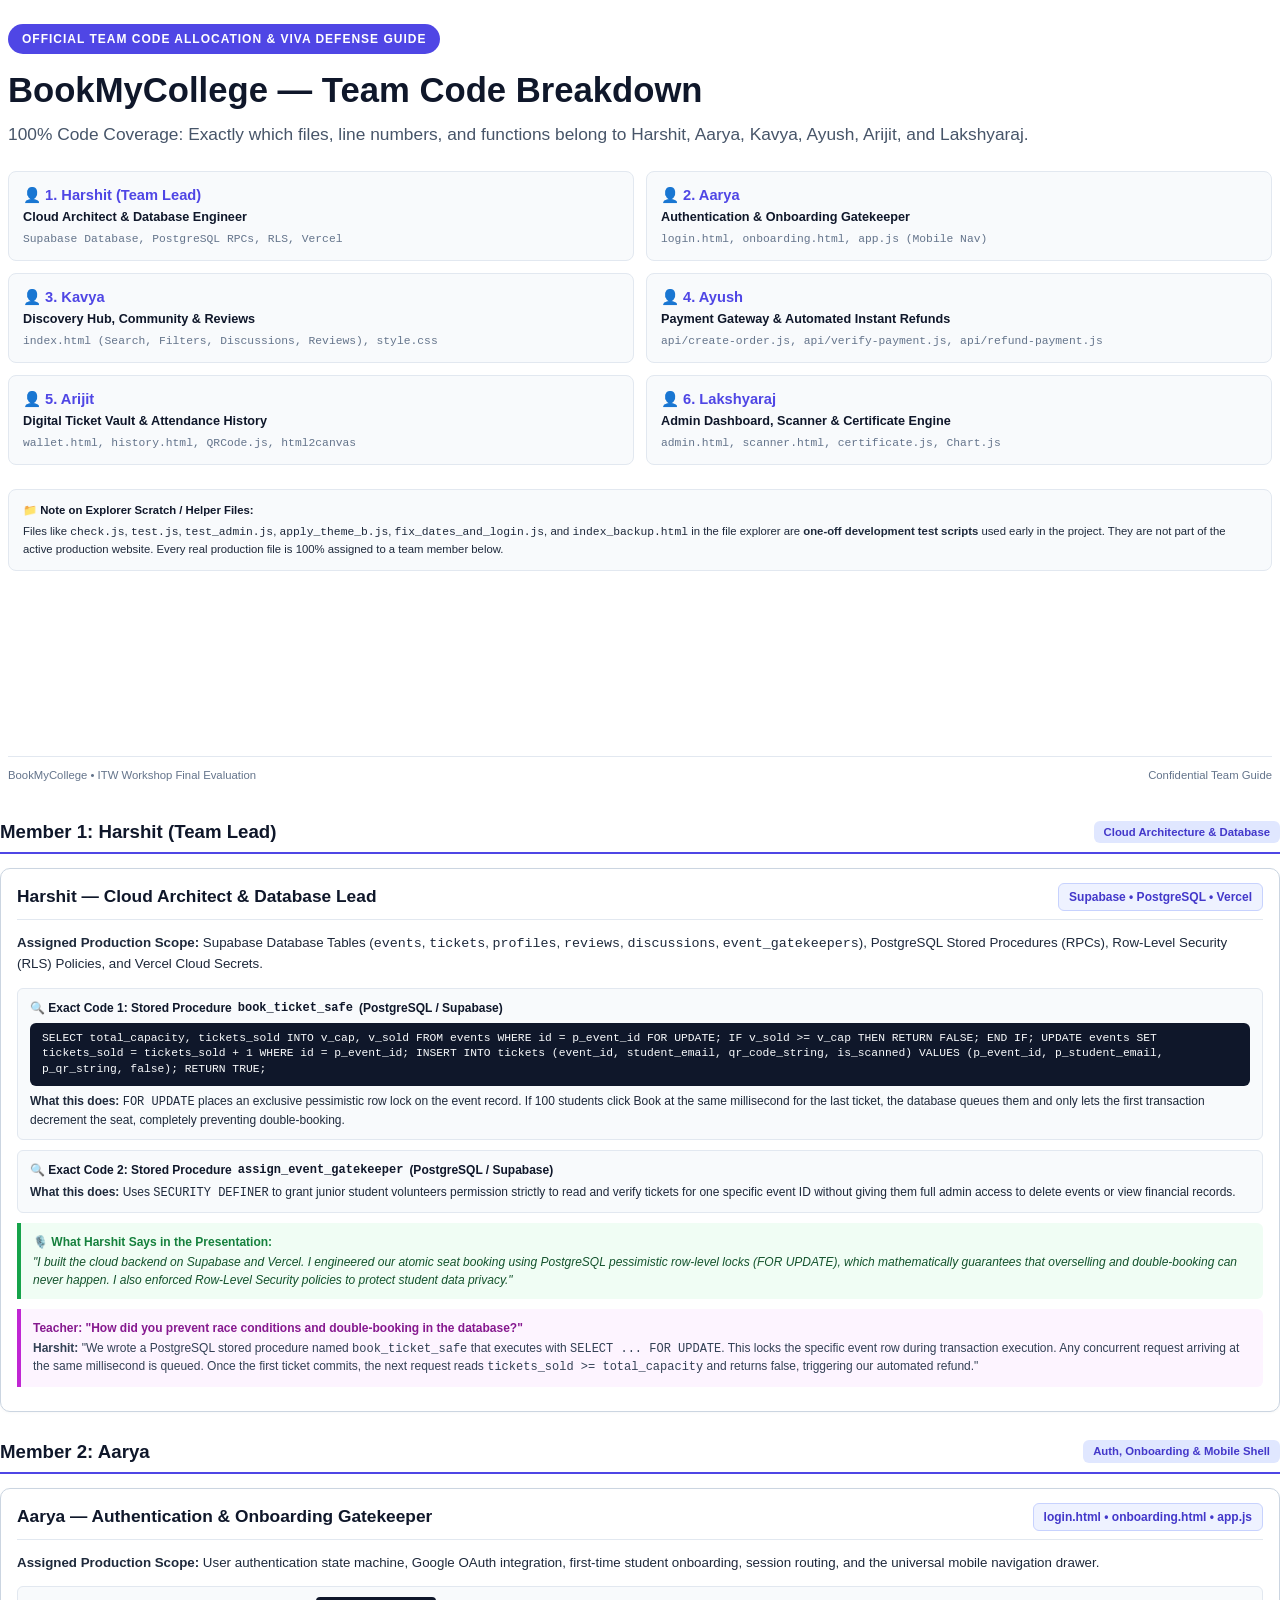
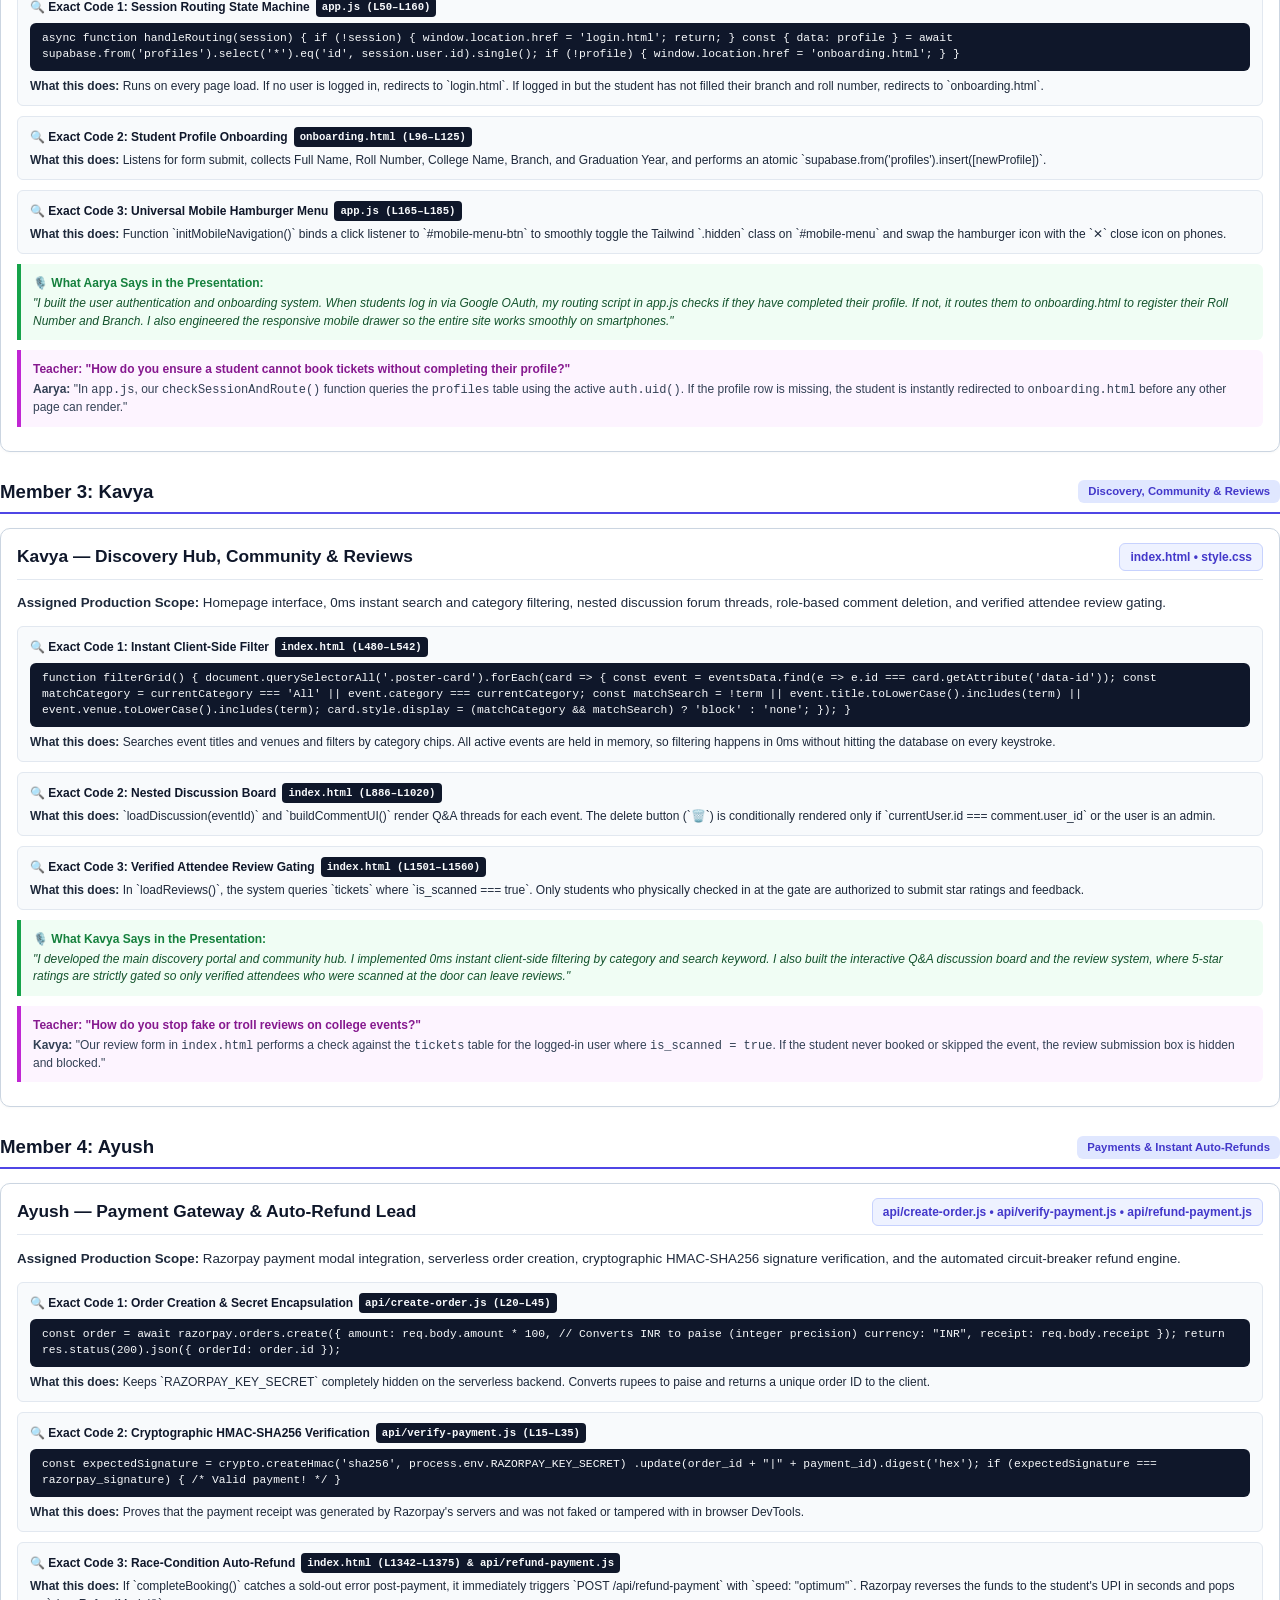
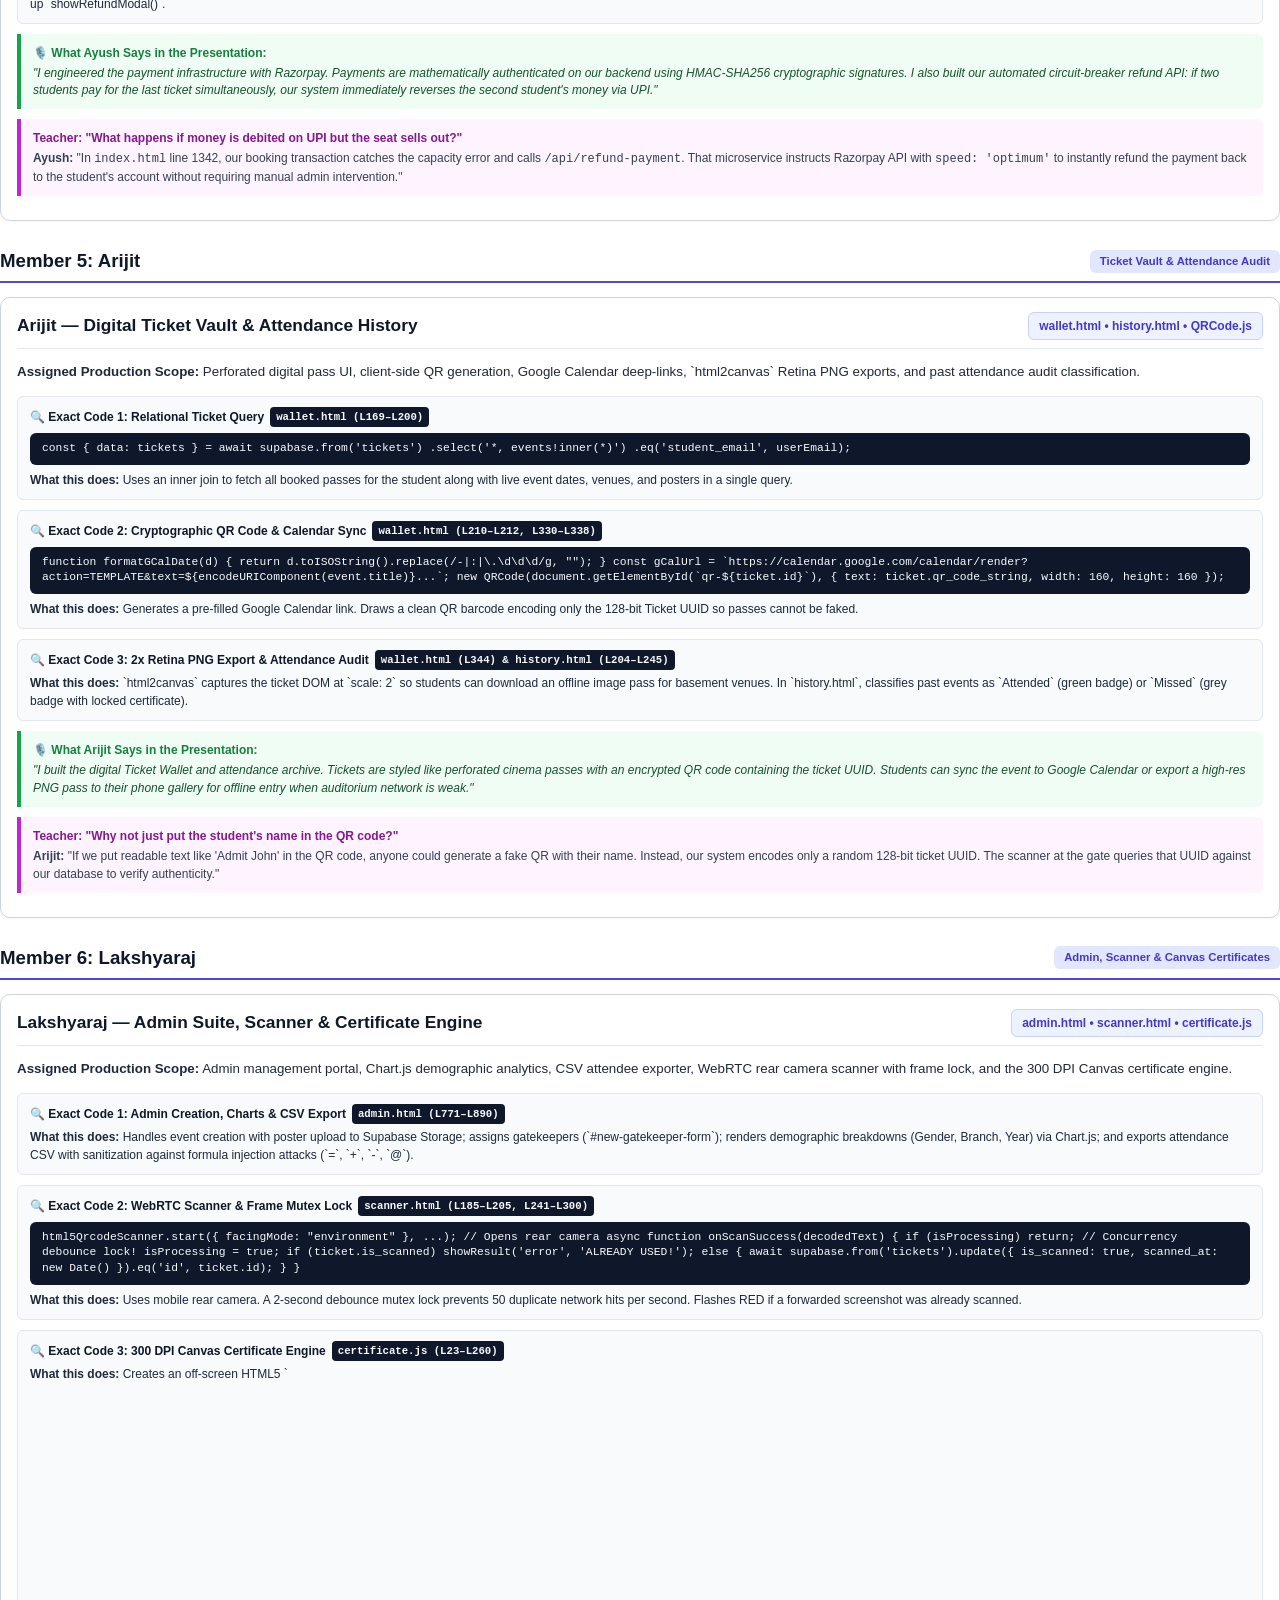
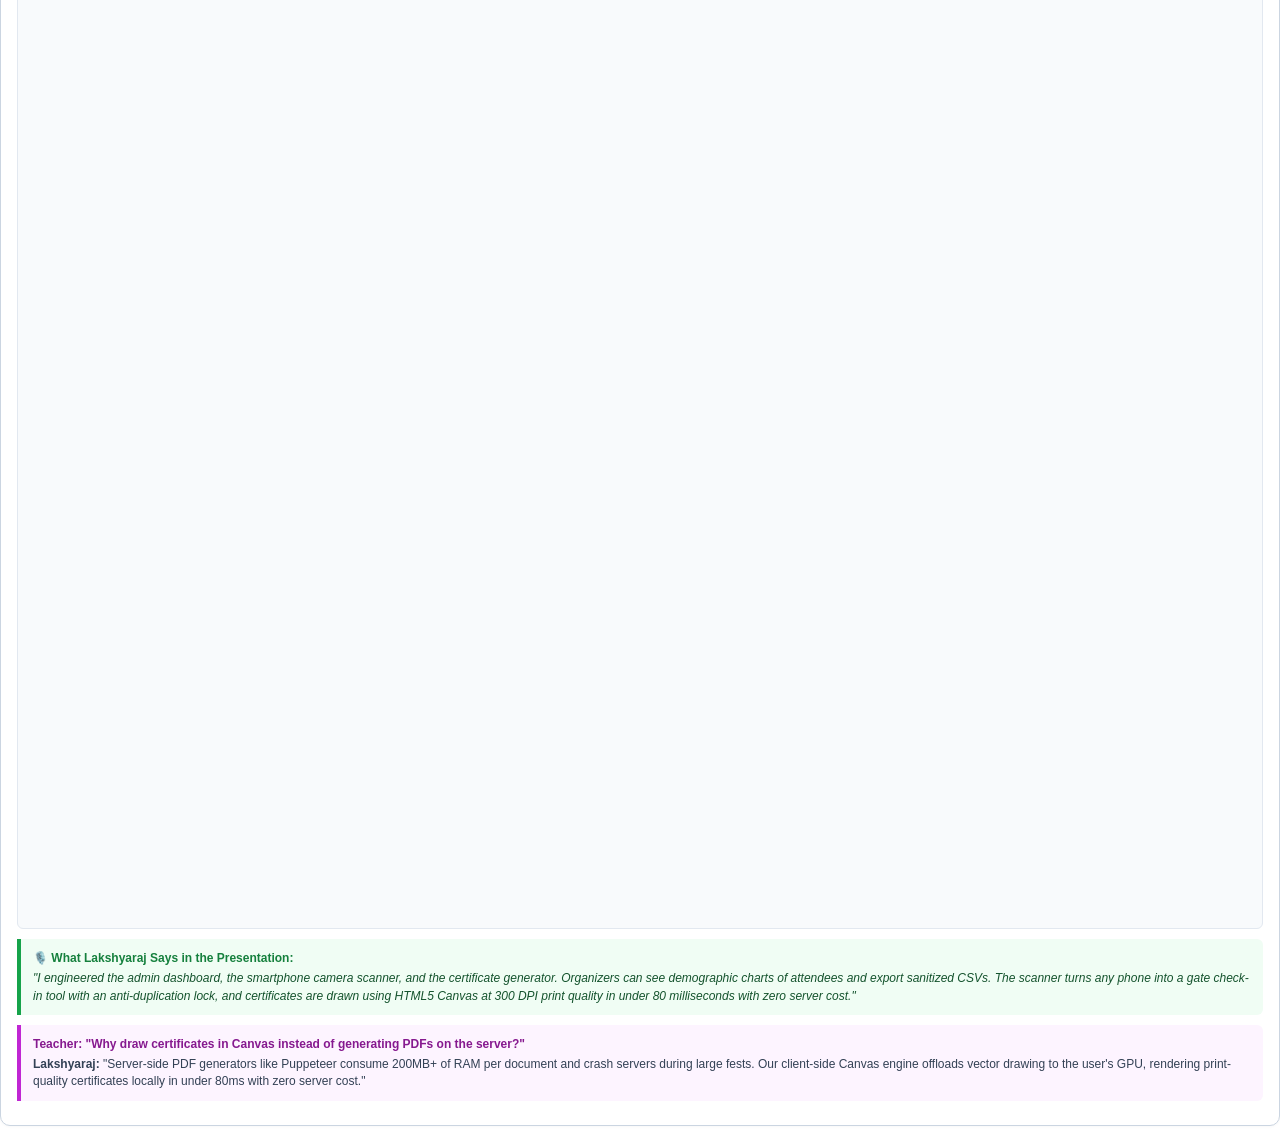
<file: BOOKMYCOLLEGE_TEAM_CODE_GUIDE.html>
<!DOCTYPE html>
<html lang="en">
<head>
  <meta charset="UTF-8">
  <title>BookMyCollege — Complete Team Code & Viva Guide</title>
  <style>
    @page {
      size: A4;
      margin: 14mm 14mm 14mm 14mm;
    }
    
    * {
      box-sizing: border-box;
      -webkit-print-color-adjust: exact !important;
      print-color-adjust: exact !important;
    }

    body {
      font-family: -apple-system, BlinkMacSystemFont, "Segoe UI", Roboto, "Helvetica Neue", Arial, sans-serif;
      font-size: 10pt;
      line-height: 1.5;
      color: #1e293b;
      background-color: #ffffff;
      margin: 0;
      padding: 0;
    }

    .cover-page {
      padding: 24px 8px 8px 8px;
      page-break-after: always;
      display: flex;
      flex-direction: column;
      justify-content: space-between;
      min-height: 88vh;
    }

    .cover-badge {
      display: inline-block;
      background: #4f46e5;
      color: #ffffff;
      padding: 6px 14px;
      font-size: 9pt;
      font-weight: 700;
      text-transform: uppercase;
      letter-spacing: 1px;
      border-radius: 9999px;
      margin-bottom: 16px;
    }

    .cover-title {
      font-size: 26pt;
      font-weight: 800;
      line-height: 1.2;
      color: #0f172a;
      margin: 0 0 10px 0;
    }

    .cover-subtitle {
      font-size: 13pt;
      color: #475569;
      margin: 0 0 24px 0;
      line-height: 1.45;
    }

    .team-grid {
      display: grid;
      grid-template-columns: 1fr 1fr;
      gap: 12px;
      margin-bottom: 24px;
    }

    .team-card {
      background: #f8fafc;
      border: 1px solid #e2e8f0;
      border-radius: 8px;
      padding: 12px 14px;
    }

    .team-name {
      font-weight: 800;
      font-size: 11pt;
      color: #4f46e5;
      display: flex;
      align-items: center;
      gap: 6px;
      margin-bottom: 2px;
    }

    .team-role {
      font-size: 9.5pt;
      font-weight: 700;
      color: #0f172a;
      margin-bottom: 4px;
    }

    .team-files {
      font-size: 8.5pt;
      color: #64748b;
      font-family: "Courier New", Courier, monospace;
    }

    .section-header {
      border-bottom: 2px solid #4f46e5;
      padding-bottom: 6px;
      margin-top: 26px;
      margin-bottom: 14px;
      display: flex;
      align-items: center;
      justify-content: space-between;
      page-break-after: avoid;
    }

    .section-title {
      font-size: 14pt;
      font-weight: 800;
      color: #0f172a;
      margin: 0;
    }

    .section-badge {
      background: #e0e7ff;
      color: #4338ca;
      font-size: 8.5pt;
      font-weight: 700;
      padding: 3px 10px;
      border-radius: 6px;
    }

    .member-block {
      background: #ffffff;
      border: 1px solid #cbd5e1;
      border-radius: 10px;
      padding: 14px 16px;
      margin-bottom: 18px;
      page-break-inside: avoid;
      box-shadow: 0 1px 3px rgba(0,0,0,0.03);
    }

    .member-header {
      display: flex;
      align-items: center;
      justify-content: space-between;
      border-bottom: 1px solid #e2e8f0;
      padding-bottom: 8px;
      margin-bottom: 12px;
    }

    .member-name-title {
      font-size: 13pt;
      font-weight: 800;
      color: #0f172a;
      margin: 0;
    }

    .member-role-pill {
      background: #eef2ff;
      color: #4338ca;
      font-size: 9pt;
      font-weight: 700;
      padding: 4px 10px;
      border-radius: 6px;
      border: 1px solid #c7d2fe;
    }

    .code-ref-box {
      background: #f8fafc;
      border: 1px solid #e2e8f0;
      border-radius: 6px;
      padding: 10px 12px;
      margin: 10px 0;
      font-size: 9pt;
    }

    .code-ref-title {
      font-weight: 700;
      color: #0f172a;
      margin-bottom: 4px;
      display: flex;
      align-items: center;
      gap: 6px;
    }

    .file-tag {
      background: #0f172a;
      color: #f8fafc;
      font-family: "Courier New", Courier, monospace;
      font-size: 8pt;
      padding: 2px 6px;
      border-radius: 4px;
      font-weight: 600;
    }

    .viva-box {
      background: #fdf4ff;
      border-left: 4px solid #c026d3;
      border-radius: 0 6px 6px 0;
      padding: 10px 12px;
      margin: 10px 0;
      font-size: 9pt;
    }

    .viva-q {
      font-weight: 700;
      color: #86198f;
      margin-bottom: 3px;
    }

    .viva-a {
      color: #334155;
      line-height: 1.45;
    }

    .speech-box {
      background: #f0fdf4;
      border-left: 4px solid #16a34a;
      border-radius: 0 6px 6px 0;
      padding: 10px 12px;
      margin: 10px 0;
      font-size: 9pt;
    }

    .speech-title {
      font-weight: 700;
      color: #15803d;
      margin-bottom: 3px;
    }

    .speech-text {
      color: #14532d;
      font-style: italic;
      line-height: 1.45;
    }

    .code-snippet {
      background: #0f172a;
      color: #f8fafc;
      font-family: "Courier New", Courier, monospace;
      font-size: 8.5pt;
      padding: 8px 12px;
      border-radius: 6px;
      margin: 6px 0;
      line-height: 1.4;
      overflow-x: auto;
    }

    table {
      width: 100%;
      border-collapse: collapse;
      margin: 12px 0;
      font-size: 9pt;
      page-break-inside: avoid;
    }

    th, td {
      border: 1px solid #cbd5e1;
      padding: 6px 8px;
      text-align: left;
    }

    th {
      background: #f1f5f9;
      font-weight: 700;
      color: #0f172a;
    }

    tr:nth-child(even) td {
      background: #f8fafc;
    }

    .page-break {
      page-break-after: always;
    }
  </style>
</head>
<body>

  <!-- ==================== COVER PAGE ==================== -->
  <div class="cover-page">
    <div>
      <span class="cover-badge">Official Team Code Allocation & Viva Defense Guide</span>
      <h1 class="cover-title">BookMyCollege — Team Code Breakdown</h1>
      <p class="cover-subtitle">
        100% Code Coverage: Exactly which files, line numbers, and functions belong to Harshit, Aarya, Kavya, Ayush, Arijit, and Lakshyaraj.
      </p>

      <div class="team-grid">
        <div class="team-card">
          <div class="team-name">👤 1. Harshit (Team Lead)</div>
          <div class="team-role">Cloud Architect & Database Engineer</div>
          <div class="team-files">Supabase Database, PostgreSQL RPCs, RLS, Vercel</div>
        </div>

        <div class="team-card">
          <div class="team-name">👤 2. Aarya</div>
          <div class="team-role">Authentication & Onboarding Gatekeeper</div>
          <div class="team-files">login.html, onboarding.html, app.js (Mobile Nav)</div>
        </div>

        <div class="team-card">
          <div class="team-name">👤 3. Kavya</div>
          <div class="team-role">Discovery Hub, Community & Reviews</div>
          <div class="team-files">index.html (Search, Filters, Discussions, Reviews), style.css</div>
        </div>

        <div class="team-card">
          <div class="team-name">👤 4. Ayush</div>
          <div class="team-role">Payment Gateway & Automated Instant Refunds</div>
          <div class="team-files">api/create-order.js, api/verify-payment.js, api/refund-payment.js</div>
        </div>

        <div class="team-card">
          <div class="team-name">👤 5. Arijit</div>
          <div class="team-role">Digital Ticket Vault & Attendance History</div>
          <div class="team-files">wallet.html, history.html, QRCode.js, html2canvas</div>
        </div>

        <div class="team-card">
          <div class="team-name">👤 6. Lakshyaraj</div>
          <div class="team-role">Admin Dashboard, Scanner & Certificate Engine</div>
          <div class="team-files">admin.html, scanner.html, certificate.js, Chart.js</div>
        </div>
      </div>

      <div style="background: #f8fafc; border: 1px solid #e2e8f0; border-radius: 8px; padding: 12px 14px; font-size: 8.5pt;">
        <strong style="color: #0f172a; display: block; margin-bottom: 4px;">📁 Note on Explorer Scratch / Helper Files:</strong>
        Files like <code>check.js</code>, <code>test.js</code>, <code>test_admin.js</code>, <code>apply_theme_b.js</code>, <code>fix_dates_and_login.js</code>, and <code>index_backup.html</code> in the file explorer are <strong>one-off development test scripts</strong> used early in the project. They are not part of the active production website. Every real production file is 100% assigned to a team member below.
      </div>
    </div>

    <div style="font-size: 8.5pt; color: #64748b; border-top: 1px solid #e2e8f0; padding-top: 10px; display: flex; justify-content: space-between;">
      <span>BookMyCollege • ITW Workshop Final Evaluation</span>
      <span>Confidential Team Guide</span>
    </div>
  </div>

  <!-- ==================== MEMBER 1: HARSHIT ==================== -->
  <div class="section-header">
    <h2 class="section-title">Member 1: Harshit (Team Lead)</h2>
    <span class="section-badge">Cloud Architecture & Database</span>
  </div>

  <div class="member-block">
    <div class="member-header">
      <h3 class="member-name-title">Harshit — Cloud Architect & Database Lead</h3>
      <span class="member-role-pill">Supabase • PostgreSQL • Vercel</span>
    </div>

    <p><strong>Assigned Production Scope:</strong> Supabase Database Tables (<code>events</code>, <code>tickets</code>, <code>profiles</code>, <code>reviews</code>, <code>discussions</code>, <code>event_gatekeepers</code>), PostgreSQL Stored Procedures (RPCs), Row-Level Security (RLS) Policies, and Vercel Cloud Secrets.</p>

    <div class="code-ref-box">
      <div class="code-ref-title">🔍 Exact Code 1: Stored Procedure <code>book_ticket_safe</code> (PostgreSQL / Supabase)</div>
      <div class="code-snippet">
SELECT total_capacity, tickets_sold INTO v_cap, v_sold FROM events WHERE id = p_event_id FOR UPDATE;
IF v_sold >= v_cap THEN RETURN FALSE; END IF;
UPDATE events SET tickets_sold = tickets_sold + 1 WHERE id = p_event_id;
INSERT INTO tickets (event_id, student_email, qr_code_string, is_scanned) VALUES (p_event_id, p_student_email, p_qr_string, false);
RETURN TRUE;
      </div>
      <strong>What this does:</strong> <code>FOR UPDATE</code> places an exclusive pessimistic row lock on the event record. If 100 students click Book at the same millisecond for the last ticket, the database queues them and only lets the first transaction decrement the seat, completely preventing double-booking.
    </div>

    <div class="code-ref-box">
      <div class="code-ref-title">🔍 Exact Code 2: Stored Procedure <code>assign_event_gatekeeper</code> (PostgreSQL / Supabase)</div>
      <strong>What this does:</strong> Uses <code>SECURITY DEFINER</code> to grant junior student volunteers permission strictly to read and verify tickets for one specific event ID without giving them full admin access to delete events or view financial records.
    </div>

    <div class="speech-box">
      <div class="speech-title">🎙️ What Harshit Says in the Presentation:</div>
      <div class="speech-text">
        "I built the cloud backend on Supabase and Vercel. I engineered our atomic seat booking using PostgreSQL pessimistic row-level locks (FOR UPDATE), which mathematically guarantees that overselling and double-booking can never happen. I also enforced Row-Level Security policies to protect student data privacy."
      </div>
    </div>

    <div class="viva-box">
      <div class="viva-q">Teacher: "How did you prevent race conditions and double-booking in the database?"</div>
      <div class="viva-a">
        <strong>Harshit:</strong> "We wrote a PostgreSQL stored procedure named <code>book_ticket_safe</code> that executes with <code>SELECT ... FOR UPDATE</code>. This locks the specific event row during transaction execution. Any concurrent request arriving at the same millisecond is queued. Once the first ticket commits, the next request reads <code>tickets_sold >= total_capacity</code> and returns false, triggering our automated refund."
      </div>
    </div>
  </div>

  <!-- ==================== MEMBER 2: AARYA ==================== -->
  <div class="section-header">
    <h2 class="section-title">Member 2: Aarya</h2>
    <span class="section-badge">Auth, Onboarding & Mobile Shell</span>
  </div>

  <div class="member-block">
    <div class="member-header">
      <h3 class="member-name-title">Aarya — Authentication & Onboarding Gatekeeper</h3>
      <span class="member-role-pill">login.html • onboarding.html • app.js</span>
    </div>

    <p><strong>Assigned Production Scope:</strong> User authentication state machine, Google OAuth integration, first-time student onboarding, session routing, and the universal mobile navigation drawer.</p>

    <div class="code-ref-box">
      <div class="code-ref-title">🔍 Exact Code 1: Session Routing State Machine <span class="file-tag">app.js (L50–L160)</span></div>
      <div class="code-snippet">
async function handleRouting(session) {
  if (!session) { window.location.href = 'login.html'; return; }
  const { data: profile } = await supabase.from('profiles').select('*').eq('id', session.user.id).single();
  if (!profile) { window.location.href = 'onboarding.html'; }
}
      </div>
      <strong>What this does:</strong> Runs on every page load. If no user is logged in, redirects to `login.html`. If logged in but the student has not filled their branch and roll number, redirects to `onboarding.html`.
    </div>

    <div class="code-ref-box">
      <div class="code-ref-title">🔍 Exact Code 2: Student Profile Onboarding <span class="file-tag">onboarding.html (L96–L125)</span></div>
      <strong>What this does:</strong> Listens for form submit, collects Full Name, Roll Number, College Name, Branch, and Graduation Year, and performs an atomic `supabase.from('profiles').insert([newProfile])`.
    </div>

    <div class="code-ref-box">
      <div class="code-ref-title">🔍 Exact Code 3: Universal Mobile Hamburger Menu <span class="file-tag">app.js (L165–L185)</span></div>
      <strong>What this does:</strong> Function `initMobileNavigation()` binds a click listener to `#mobile-menu-btn` to smoothly toggle the Tailwind `.hidden` class on `#mobile-menu` and swap the hamburger icon with the `✕` close icon on phones.
    </div>

    <div class="speech-box">
      <div class="speech-title">🎙️ What Aarya Says in the Presentation:</div>
      <div class="speech-text">
        "I built the user authentication and onboarding system. When students log in via Google OAuth, my routing script in app.js checks if they have completed their profile. If not, it routes them to onboarding.html to register their Roll Number and Branch. I also engineered the responsive mobile drawer so the entire site works smoothly on smartphones."
      </div>
    </div>

    <div class="viva-box">
      <div class="viva-q">Teacher: "How do you ensure a student cannot book tickets without completing their profile?"</div>
      <div class="viva-a">
        <strong>Aarya:</strong> "In <code>app.js</code>, our <code>checkSessionAndRoute()</code> function queries the <code>profiles</code> table using the active <code>auth.uid()</code>. If the profile row is missing, the student is instantly redirected to <code>onboarding.html</code> before any other page can render."
      </div>
    </div>
  </div>

  <div class="page-break"></div>

  <!-- ==================== MEMBER 3: KAVYA ==================== -->
  <div class="section-header">
    <h2 class="section-title">Member 3: Kavya</h2>
    <span class="section-badge">Discovery, Community & Reviews</span>
  </div>

  <div class="member-block">
    <div class="member-header">
      <h3 class="member-name-title">Kavya — Discovery Hub, Community & Reviews</h3>
      <span class="member-role-pill">index.html • style.css</span>
    </div>

    <p><strong>Assigned Production Scope:</strong> Homepage interface, 0ms instant search and category filtering, nested discussion forum threads, role-based comment deletion, and verified attendee review gating.</p>

    <div class="code-ref-box">
      <div class="code-ref-title">🔍 Exact Code 1: Instant Client-Side Filter <span class="file-tag">index.html (L480–L542)</span></div>
      <div class="code-snippet">
function filterGrid() {
  document.querySelectorAll('.poster-card').forEach(card => {
    const event = eventsData.find(e => e.id === card.getAttribute('data-id'));
    const matchCategory = currentCategory === 'All' || event.category === currentCategory;
    const matchSearch = !term || event.title.toLowerCase().includes(term) || event.venue.toLowerCase().includes(term);
    card.style.display = (matchCategory && matchSearch) ? 'block' : 'none';
  });
}
      </div>
      <strong>What this does:</strong> Searches event titles and venues and filters by category chips. All active events are held in memory, so filtering happens in 0ms without hitting the database on every keystroke.
    </div>

    <div class="code-ref-box">
      <div class="code-ref-title">🔍 Exact Code 2: Nested Discussion Board <span class="file-tag">index.html (L886–L1020)</span></div>
      <strong>What this does:</strong> `loadDiscussion(eventId)` and `buildCommentUI()` render Q&A threads for each event. The delete button (`🗑️`) is conditionally rendered only if `currentUser.id === comment.user_id` or the user is an admin.
    </div>

    <div class="code-ref-box">
      <div class="code-ref-title">🔍 Exact Code 3: Verified Attendee Review Gating <span class="file-tag">index.html (L1501–L1560)</span></div>
      <strong>What this does:</strong> In `loadReviews()`, the system queries `tickets` where `is_scanned === true`. Only students who physically checked in at the gate are authorized to submit star ratings and feedback.
    </div>

    <div class="speech-box">
      <div class="speech-title">🎙️ What Kavya Says in the Presentation:</div>
      <div class="speech-text">
        "I developed the main discovery portal and community hub. I implemented 0ms instant client-side filtering by category and search keyword. I also built the interactive Q&A discussion board and the review system, where 5-star ratings are strictly gated so only verified attendees who were scanned at the door can leave reviews."
      </div>
    </div>

    <div class="viva-box">
      <div class="viva-q">Teacher: "How do you stop fake or troll reviews on college events?"</div>
      <div class="viva-a">
        <strong>Kavya:</strong> "Our review form in <code>index.html</code> performs a check against the <code>tickets</code> table for the logged-in user where <code>is_scanned = true</code>. If the student never booked or skipped the event, the review submission box is hidden and blocked."
      </div>
    </div>
  </div>

  <!-- ==================== MEMBER 4: AYUSH ==================== -->
  <div class="section-header">
    <h2 class="section-title">Member 4: Ayush</h2>
    <span class="section-badge">Payments & Instant Auto-Refunds</span>
  </div>

  <div class="member-block">
    <div class="member-header">
      <h3 class="member-name-title">Ayush — Payment Gateway & Auto-Refund Lead</h3>
      <span class="member-role-pill">api/create-order.js • api/verify-payment.js • api/refund-payment.js</span>
    </div>

    <p><strong>Assigned Production Scope:</strong> Razorpay payment modal integration, serverless order creation, cryptographic HMAC-SHA256 signature verification, and the automated circuit-breaker refund engine.</p>

    <div class="code-ref-box">
      <div class="code-ref-title">🔍 Exact Code 1: Order Creation & Secret Encapsulation <span class="file-tag">api/create-order.js (L20–L45)</span></div>
      <div class="code-snippet">
const order = await razorpay.orders.create({
  amount: req.body.amount * 100, // Converts INR to paise (integer precision)
  currency: "INR",
  receipt: req.body.receipt
});
return res.status(200).json({ orderId: order.id });
      </div>
      <strong>What this does:</strong> Keeps `RAZORPAY_KEY_SECRET` completely hidden on the serverless backend. Converts rupees to paise and returns a unique order ID to the client.
    </div>

    <div class="code-ref-box">
      <div class="code-ref-title">🔍 Exact Code 2: Cryptographic HMAC-SHA256 Verification <span class="file-tag">api/verify-payment.js (L15–L35)</span></div>
      <div class="code-snippet">
const expectedSignature = crypto.createHmac('sha256', process.env.RAZORPAY_KEY_SECRET)
  .update(order_id + "|" + payment_id).digest('hex');
if (expectedSignature === razorpay_signature) { /* Valid payment! */ }
      </div>
      <strong>What this does:</strong> Proves that the payment receipt was generated by Razorpay's servers and was not faked or tampered with in browser DevTools.
    </div>

    <div class="code-ref-box">
      <div class="code-ref-title">🔍 Exact Code 3: Race-Condition Auto-Refund <span class="file-tag">index.html (L1342–L1375) & api/refund-payment.js</span></div>
      <strong>What this does:</strong> If `completeBooking()` catches a sold-out error post-payment, it immediately triggers `POST /api/refund-payment` with `speed: "optimum"`. Razorpay reverses the funds to the student's UPI in seconds and pops up `showRefundModal()`.
    </div>

    <div class="speech-box">
      <div class="speech-title">🎙️ What Ayush Says in the Presentation:</div>
      <div class="speech-text">
        "I engineered the payment infrastructure with Razorpay. Payments are mathematically authenticated on our backend using HMAC-SHA256 cryptographic signatures. I also built our automated circuit-breaker refund API: if two students pay for the last ticket simultaneously, our system immediately reverses the second student's money via UPI."
      </div>
    </div>

    <div class="viva-box">
      <div class="viva-q">Teacher: "What happens if money is debited on UPI but the seat sells out?"</div>
      <div class="viva-a">
        <strong>Ayush:</strong> "In <code>index.html</code> line 1342, our booking transaction catches the capacity error and calls <code>/api/refund-payment</code>. That microservice instructs Razorpay API with <code>speed: 'optimum'</code> to instantly refund the payment back to the student's account without requiring manual admin intervention."
      </div>
    </div>
  </div>

  <div class="page-break"></div>

  <!-- ==================== MEMBER 5: ARIJIT ==================== -->
  <div class="section-header">
    <h2 class="section-title">Member 5: Arijit</h2>
    <span class="section-badge">Ticket Vault & Attendance Audit</span>
  </div>

  <div class="member-block">
    <div class="member-header">
      <h3 class="member-name-title">Arijit — Digital Ticket Vault & Attendance History</h3>
      <span class="member-role-pill">wallet.html • history.html • QRCode.js</span>
    </div>

    <p><strong>Assigned Production Scope:</strong> Perforated digital pass UI, client-side QR generation, Google Calendar deep-links, `html2canvas` Retina PNG exports, and past attendance audit classification.</p>

    <div class="code-ref-box">
      <div class="code-ref-title">🔍 Exact Code 1: Relational Ticket Query <span class="file-tag">wallet.html (L169–L200)</span></div>
      <div class="code-snippet">
const { data: tickets } = await supabase.from('tickets')
  .select('*, events!inner(*)')
  .eq('student_email', userEmail);
      </div>
      <strong>What this does:</strong> Uses an inner join to fetch all booked passes for the student along with live event dates, venues, and posters in a single query.
    </div>

    <div class="code-ref-box">
      <div class="code-ref-title">🔍 Exact Code 2: Cryptographic QR Code & Calendar Sync <span class="file-tag">wallet.html (L210–L212, L330–L338)</span></div>
      <div class="code-snippet">
function formatGCalDate(d) { return d.toISOString().replace(/-|:|\.\d\d\d/g, ""); }
const gCalUrl = `https://calendar.google.com/calendar/render?action=TEMPLATE&text=${encodeURIComponent(event.title)}...`;
new QRCode(document.getElementById(`qr-${ticket.id}`), { text: ticket.qr_code_string, width: 160, height: 160 });
      </div>
      <strong>What this does:</strong> Generates a pre-filled Google Calendar link. Draws a clean QR barcode encoding only the 128-bit Ticket UUID so passes cannot be faked.
    </div>

    <div class="code-ref-box">
      <div class="code-ref-title">🔍 Exact Code 3: 2x Retina PNG Export & Attendance Audit <span class="file-tag">wallet.html (L344) & history.html (L204–L245)</span></div>
      <strong>What this does:</strong> `html2canvas` captures the ticket DOM at `scale: 2` so students can download an offline image pass for basement venues. In `history.html`, classifies past events as `Attended` (green badge) or `Missed` (grey badge with locked certificate).
    </div>

    <div class="speech-box">
      <div class="speech-title">🎙️ What Arijit Says in the Presentation:</div>
      <div class="speech-text">
        "I built the digital Ticket Wallet and attendance archive. Tickets are styled like perforated cinema passes with an encrypted QR code containing the ticket UUID. Students can sync the event to Google Calendar or export a high-res PNG pass to their phone gallery for offline entry when auditorium network is weak."
      </div>
    </div>

    <div class="viva-box">
      <div class="viva-q">Teacher: "Why not just put the student's name in the QR code?"</div>
      <div class="viva-a">
        <strong>Arijit:</strong> "If we put readable text like 'Admit John' in the QR code, anyone could generate a fake QR with their name. Instead, our system encodes only a random 128-bit ticket UUID. The scanner at the gate queries that UUID against our database to verify authenticity."
      </div>
    </div>
  </div>

  <!-- ==================== MEMBER 6: LAKSHYARAJ ==================== -->
  <div class="section-header">
    <h2 class="section-title">Member 6: Lakshyaraj</h2>
    <span class="section-badge">Admin, Scanner & Canvas Certificates</span>
  </div>

  <div class="member-block">
    <div class="member-header">
      <h3 class="member-name-title">Lakshyaraj — Admin Suite, Scanner & Certificate Engine</h3>
      <span class="member-role-pill">admin.html • scanner.html • certificate.js</span>
    </div>

    <p><strong>Assigned Production Scope:</strong> Admin management portal, Chart.js demographic analytics, CSV attendee exporter, WebRTC rear camera scanner with frame lock, and the 300 DPI Canvas certificate engine.</p>

    <div class="code-ref-box">
      <div class="code-ref-title">🔍 Exact Code 1: Admin Creation, Charts & CSV Export <span class="file-tag">admin.html (L771–L890)</span></div>
      <strong>What this does:</strong> Handles event creation with poster upload to Supabase Storage; assigns gatekeepers (`#new-gatekeeper-form`); renders demographic breakdowns (Gender, Branch, Year) via Chart.js; and exports attendance CSV with sanitization against formula injection attacks (`=`, `+`, `-`, `@`).
    </div>

    <div class="code-ref-box">
      <div class="code-ref-title">🔍 Exact Code 2: WebRTC Scanner & Frame Mutex Lock <span class="file-tag">scanner.html (L185–L205, L241–L300)</span></div>
      <div class="code-snippet">
html5QrcodeScanner.start({ facingMode: "environment" }, ...); // Opens rear camera
async function onScanSuccess(decodedText) {
  if (isProcessing) return; // Concurrency debounce lock!
  isProcessing = true;
  if (ticket.is_scanned) showResult('error', 'ALREADY USED!');
  else { await supabase.from('tickets').update({ is_scanned: true, scanned_at: new Date() }).eq('id', ticket.id); }
}
      </div>
      <strong>What this does:</strong> Uses mobile rear camera. A 2-second debounce mutex lock prevents 50 duplicate network hits per second. Flashes RED if a forwarded screenshot was already scanned.
    </div>

    <div class="code-ref-box">
      <div class="code-ref-title">🔍 Exact Code 3: 300 DPI Canvas Certificate Engine <span class="file-tag">certificate.js (L23–L260)</span></div>
      <strong>What this does:</strong> Creates an off-screen HTML5 `<canvas width="1600" height="1130">` (~300 DPI). Draws ornate gold/navy borders, a mathematical Guilloche rosette seal using polar trigonometry ($r = a \cos(k\theta)$), and official signatures with cubic Bézier curves (`ctx.bezierCurveTo()`).
    </div>

    <div class="speech-box">
      <div class="speech-title">🎙️ What Lakshyaraj Says in the Presentation:</div>
      <div class="speech-text">
        "I engineered the admin dashboard, the smartphone camera scanner, and the certificate generator. Organizers can see demographic charts of attendees and export sanitized CSVs. The scanner turns any phone into a gate check-in tool with an anti-duplication lock, and certificates are drawn using HTML5 Canvas at 300 DPI print quality in under 80 milliseconds with zero server cost."
      </div>
    </div>

    <div class="viva-box">
      <div class="viva-q">Teacher: "Why draw certificates in Canvas instead of generating PDFs on the server?"</div>
      <div class="viva-a">
        <strong>Lakshyaraj:</strong> "Server-side PDF generators like Puppeteer consume 200MB+ of RAM per document and crash servers during large fests. Our client-side Canvas engine offloads vector drawing to the user's GPU, rendering print-quality certificates locally in under 80ms with zero server cost."
      </div>
    </div>
  </div>

</body>
</html>
</file>
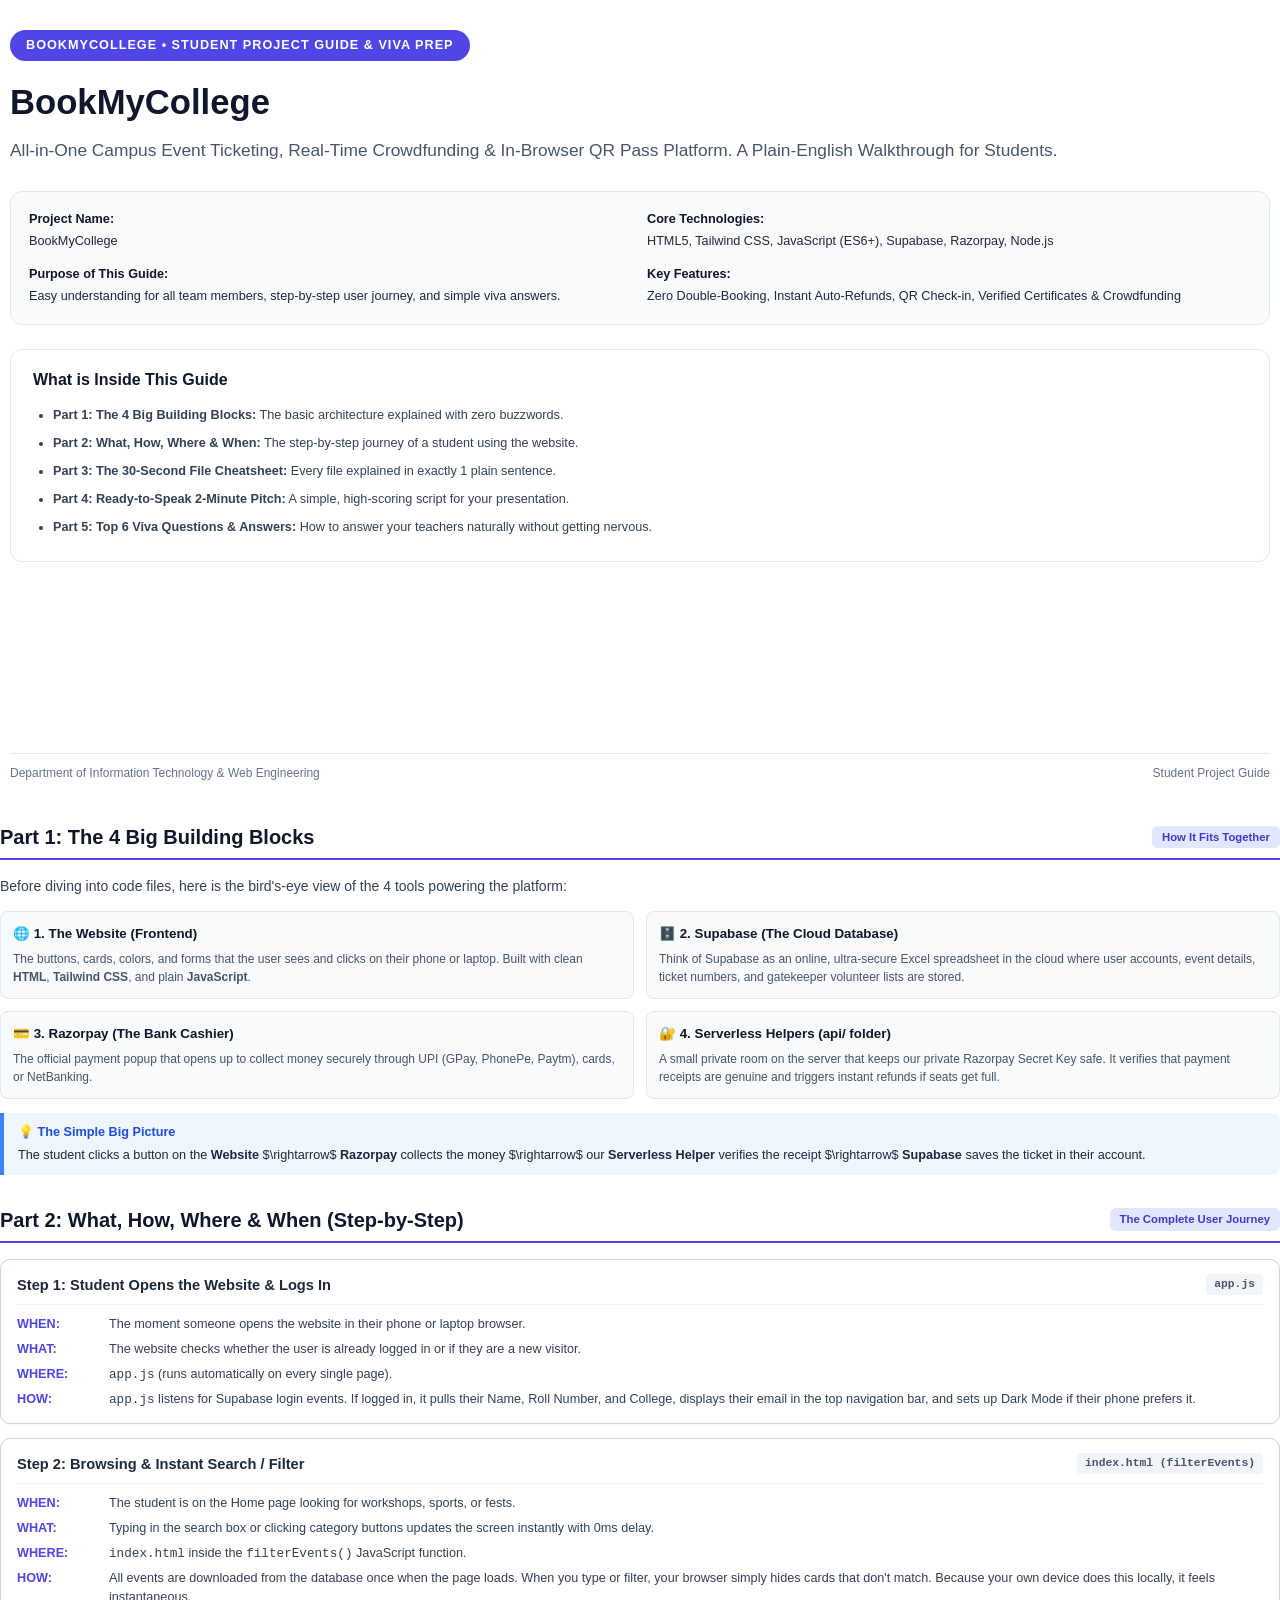
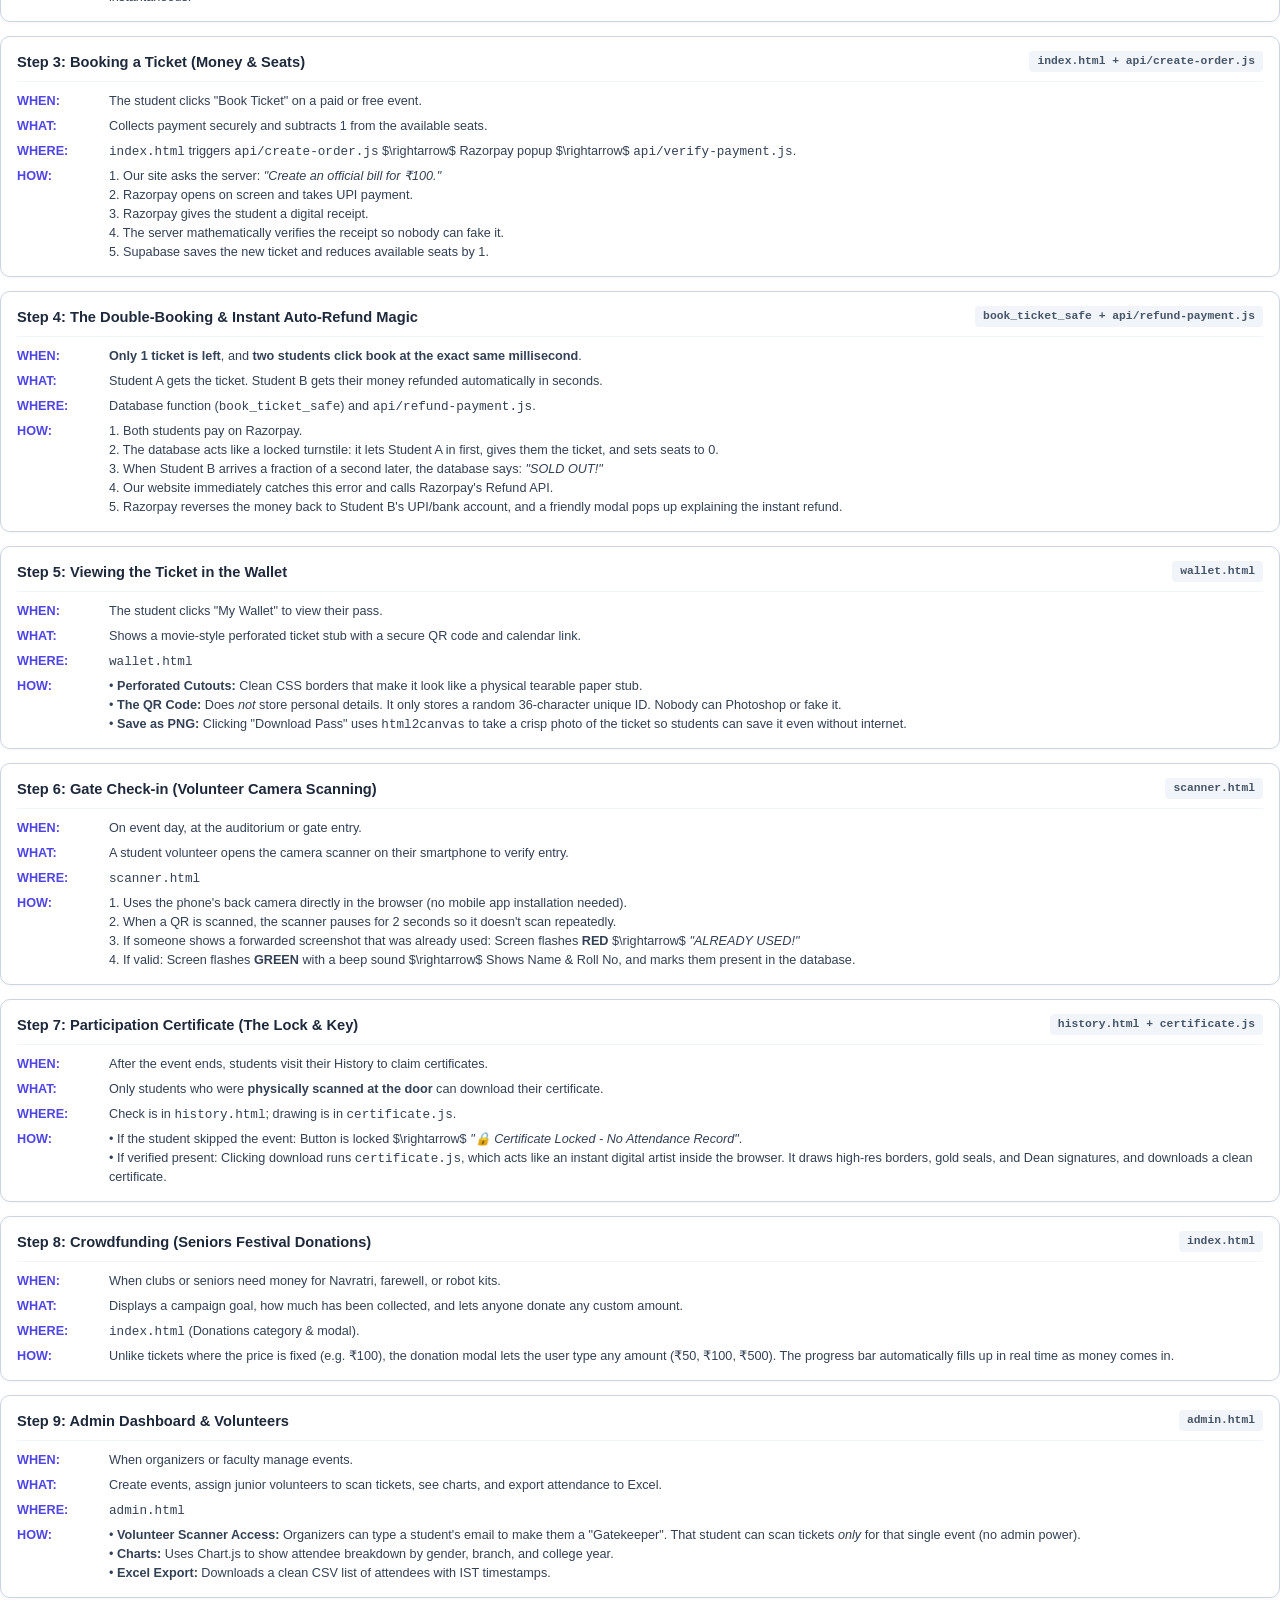
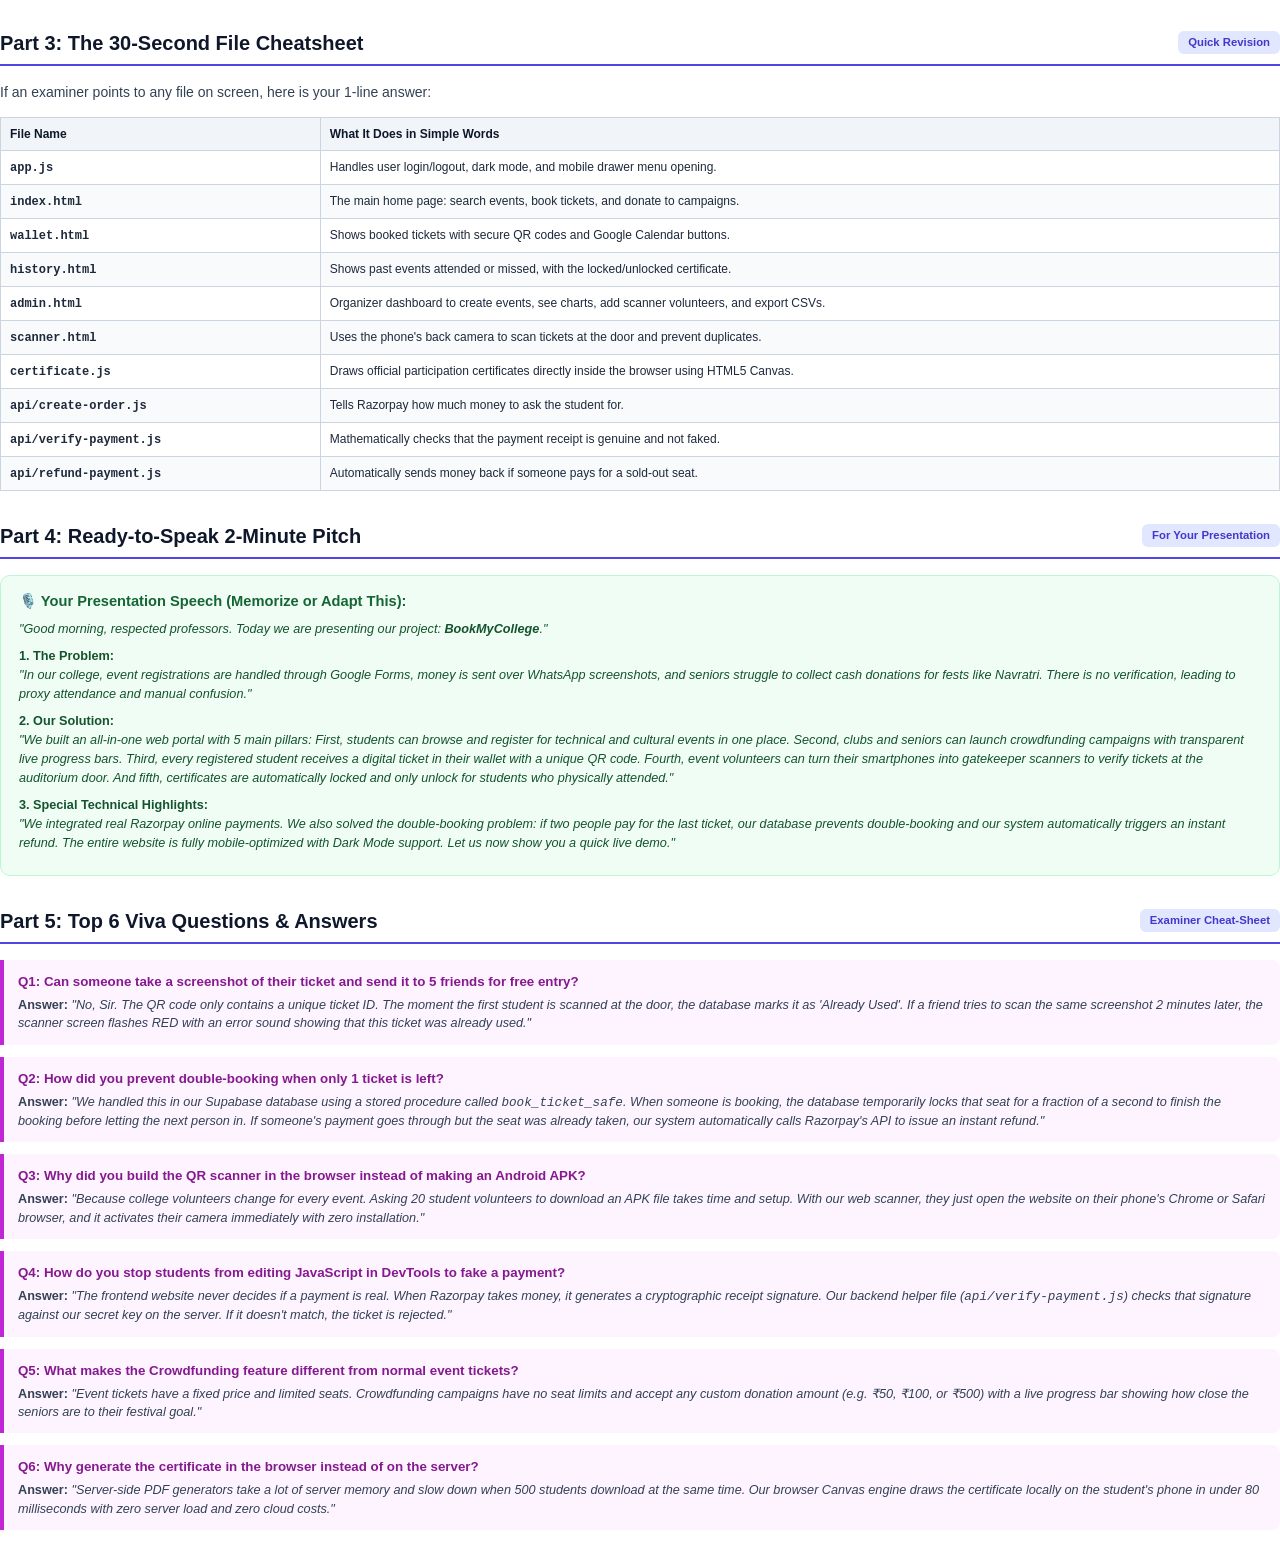
<file: PROJECT_TECHNICAL_VIVA_GUIDE.html>
<!DOCTYPE html>
<html lang="en">
<head>
  <meta charset="UTF-8">
  <title>BookMyCollege — Simple Project Guide & Viva Prep</title>
  <style>
    @page {
      size: A4;
      margin: 14mm 14mm 14mm 14mm;
    }
    
    * {
      box-sizing: border-box;
      -webkit-print-color-adjust: exact !important;
      print-color-adjust: exact !important;
    }

    body {
      font-family: -apple-system, BlinkMacSystemFont, "Segoe UI", Roboto, "Helvetica Neue", Arial, sans-serif;
      font-size: 10.5pt;
      line-height: 1.5;
      color: #1e293b;
      background-color: #ffffff;
      margin: 0;
      padding: 0;
    }

    .cover-page {
      padding: 30px 10px 10px 10px;
      page-break-after: always;
      display: flex;
      flex-direction: column;
      justify-content: space-between;
      min-height: 88vh;
    }

    .cover-badge {
      display: inline-block;
      background: #4f46e5;
      color: #ffffff;
      padding: 6px 16px;
      font-size: 9.5pt;
      font-weight: 700;
      text-transform: uppercase;
      letter-spacing: 1px;
      border-radius: 9999px;
      margin-bottom: 20px;
    }

    .cover-title {
      font-size: 26pt;
      font-weight: 800;
      line-height: 1.25;
      color: #0f172a;
      margin: 0 0 14px 0;
    }

    .cover-subtitle {
      font-size: 13pt;
      color: #475569;
      margin: 0 0 28px 0;
      line-height: 1.45;
    }

    .meta-box {
      background: #f8fafc;
      border: 1px solid #e2e8f0;
      border-radius: 12px;
      padding: 18px;
      margin-bottom: 24px;
    }

    .meta-grid {
      display: grid;
      grid-template-columns: 1fr 1fr;
      gap: 14px;
      font-size: 9.5pt;
    }

    .meta-item strong {
      color: #0f172a;
      display: block;
      margin-bottom: 3px;
    }

    .toc {
      background: #ffffff;
      border: 1px solid #e2e8f0;
      border-radius: 12px;
      padding: 18px 22px;
    }

    .toc h3 {
      margin-top: 0;
      margin-bottom: 12px;
      font-size: 12pt;
      color: #0f172a;
    }

    .toc ul {
      margin: 0;
      padding-left: 20px;
      font-size: 9.5pt;
      line-height: 1.8;
      color: #334155;
    }

    .section-header {
      border-bottom: 2px solid #4f46e5;
      padding-bottom: 6px;
      margin-top: 30px;
      margin-bottom: 16px;
      display: flex;
      align-items: center;
      justify-content: space-between;
      page-break-after: avoid;
    }

    .section-title {
      font-size: 15pt;
      font-weight: 700;
      color: #0f172a;
      margin: 0;
    }

    .section-badge {
      background: #e0e7ff;
      color: #4338ca;
      font-size: 8.5pt;
      font-weight: 600;
      padding: 3px 10px;
      border-radius: 6px;
    }

    h3 {
      font-size: 11.5pt;
      font-weight: 700;
      color: #0f172a;
      margin-top: 18px;
      margin-bottom: 8px;
      page-break-after: avoid;
    }

    p {
      margin: 0 0 10px 0;
      color: #334155;
      text-align: justify;
    }

    ul, ol {
      margin: 0 0 12px 0;
      padding-left: 22px;
      color: #334155;
    }

    li {
      margin-bottom: 5px;
    }

    .story-card {
      background: #ffffff;
      border: 1px solid #cbd5e1;
      border-radius: 10px;
      padding: 14px 16px;
      margin: 14px 0;
      page-break-inside: avoid;
      box-shadow: 0 1px 3px rgba(0,0,0,0.04);
    }

    .story-header {
      display: flex;
      align-items: center;
      justify-content: space-between;
      border-bottom: 1px solid #f1f5f9;
      padding-bottom: 8px;
      margin-bottom: 10px;
    }

    .story-title {
      font-size: 11pt;
      font-weight: 700;
      color: #1e293b;
      margin: 0;
      display: flex;
      align-items: center;
      gap: 6px;
    }

    .story-where {
      background: #f1f5f9;
      color: #475569;
      font-family: "Courier New", Courier, monospace;
      font-size: 8.5pt;
      padding: 2px 8px;
      border-radius: 4px;
      font-weight: 600;
    }

    .story-grid {
      display: grid;
      grid-template-columns: 80px 1fr;
      gap: 6px 12px;
      font-size: 9.5pt;
    }

    .story-label {
      font-weight: 700;
      color: #4f46e5;
    }

    .story-desc {
      color: #334155;
      margin: 0;
    }

    .callout {
      background: #eff6ff;
      border-left: 4px solid #3b82f6;
      border-radius: 0 8px 8px 0;
      padding: 10px 14px;
      margin: 12px 0;
      font-size: 9.5pt;
      page-break-inside: avoid;
    }

    .callout-title {
      font-weight: 700;
      color: #1d4ed8;
      margin-bottom: 4px;
    }

    .viva-card {
      background: #fdf4ff;
      border-left: 4px solid #c026d3;
      border-radius: 0 8px 8px 0;
      padding: 12px 14px;
      margin: 12px 0;
      page-break-inside: avoid;
    }

    .viva-q {
      font-weight: 700;
      color: #86198f;
      font-size: 10pt;
      margin-bottom: 4px;
    }

    .viva-a {
      font-size: 9.5pt;
      color: #334155;
      line-height: 1.45;
    }

    .blocks-container {
      display: grid;
      grid-template-columns: 1fr 1fr;
      gap: 12px;
      margin: 14px 0;
      page-break-inside: avoid;
    }

    .block-item {
      background: #f8fafc;
      border: 1px solid #e2e8f0;
      border-radius: 8px;
      padding: 12px;
    }

    .block-item h4 {
      margin: 0 0 6px 0;
      font-size: 10pt;
      color: #0f172a;
      display: flex;
      align-items: center;
      gap: 6px;
    }

    .block-item p {
      margin: 0;
      font-size: 9pt;
      color: #475569;
      text-align: left;
    }

    table {
      width: 100%;
      border-collapse: collapse;
      margin: 14px 0;
      font-size: 9pt;
      page-break-inside: avoid;
    }

    th, td {
      border: 1px solid #cbd5e1;
      padding: 7px 9px;
      text-align: left;
    }

    th {
      background: #f1f5f9;
      font-weight: 700;
      color: #0f172a;
    }

    tr:nth-child(even) td {
      background: #f8fafc;
    }

    .page-break {
      page-break-after: always;
    }

    .pitch-box {
      background: #f0fdf4;
      border: 1px solid #bbf7d0;
      border-radius: 10px;
      padding: 14px 18px;
      margin: 14px 0;
      page-break-inside: avoid;
    }

    .pitch-box h4 {
      margin: 0 0 8px 0;
      color: #166534;
      font-size: 11pt;
    }

    .pitch-box p {
      font-size: 9.5pt;
      color: #14532d;
      line-height: 1.5;
      text-align: left;
      margin-bottom: 8px;
    }
  </style>
</head>
<body>

  <!-- ==================== COVER PAGE ==================== -->
  <div class="cover-page">
    <div>
      <span class="cover-badge">BookMyCollege • Student Project Guide & Viva Prep</span>
      <h1 class="cover-title">BookMyCollege</h1>
      <p class="cover-subtitle">
        All-in-One Campus Event Ticketing, Real-Time Crowdfunding & In-Browser QR Pass Platform. A Plain-English Walkthrough for Students.
      </p>

      <div class="meta-box">
        <div class="meta-grid">
          <div class="meta-item">
            <strong>Project Name:</strong>
            BookMyCollege
          </div>
          <div class="meta-item">
            <strong>Core Technologies:</strong>
            HTML5, Tailwind CSS, JavaScript (ES6+), Supabase, Razorpay, Node.js
          </div>
          <div class="meta-item">
            <strong>Purpose of This Guide:</strong>
            Easy understanding for all team members, step-by-step user journey, and simple viva answers.
          </div>
          <div class="meta-item">
            <strong>Key Features:</strong>
            Zero Double-Booking, Instant Auto-Refunds, QR Check-in, Verified Certificates & Crowdfunding
          </div>
        </div>
      </div>

      <div class="toc">
        <h3>What is Inside This Guide</h3>
        <ul>
          <li><strong>Part 1: The 4 Big Building Blocks:</strong> The basic architecture explained with zero buzzwords.</li>
          <li><strong>Part 2: What, How, Where & When:</strong> The step-by-step journey of a student using the website.</li>
          <li><strong>Part 3: The 30-Second File Cheatsheet:</strong> Every file explained in exactly 1 plain sentence.</li>
          <li><strong>Part 4: Ready-to-Speak 2-Minute Pitch:</strong> A simple, high-scoring script for your presentation.</li>
          <li><strong>Part 5: Top 6 Viva Questions & Answers:</strong> How to answer your teachers naturally without getting nervous.</li>
        </ul>
      </div>
    </div>

    <div style="font-size: 9pt; color: #64748b; border-top: 1px solid #e2e8f0; padding-top: 10px; display: flex; justify-content: space-between;">
      <span>Department of Information Technology & Web Engineering</span>
      <span>Student Project Guide</span>
    </div>
  </div>

  <!-- ==================== PART 1 ==================== -->
  <div class="section-header">
    <h2 class="section-title">Part 1: The 4 Big Building Blocks</h2>
    <span class="section-badge">How It Fits Together</span>
  </div>

  <p>
    Before diving into code files, here is the bird's-eye view of the 4 tools powering the platform:
  </p>

  <div class="blocks-container">
    <div class="block-item">
      <h4>🌐 1. The Website (Frontend)</h4>
      <p>
        The buttons, cards, colors, and forms that the user sees and clicks on their phone or laptop. 
        Built with clean <strong>HTML</strong>, <strong>Tailwind CSS</strong>, and plain <strong>JavaScript</strong>.
      </p>
    </div>

    <div class="block-item">
      <h4>🗄️ 2. Supabase (The Cloud Database)</h4>
      <p>
        Think of Supabase as an online, ultra-secure Excel spreadsheet in the cloud where user accounts, 
        event details, ticket numbers, and gatekeeper volunteer lists are stored.
      </p>
    </div>

    <div class="block-item">
      <h4>💳 3. Razorpay (The Bank Cashier)</h4>
      <p>
        The official payment popup that opens up to collect money securely through UPI (GPay, PhonePe, Paytm), 
        cards, or NetBanking.
      </p>
    </div>

    <div class="block-item">
      <h4>🔐 4. Serverless Helpers (api/ folder)</h4>
      <p>
        A small private room on the server that keeps our private Razorpay Secret Key safe. 
        It verifies that payment receipts are genuine and triggers instant refunds if seats get full.
      </p>
    </div>
  </div>

  <div class="callout">
    <div class="callout-title">💡 The Simple Big Picture</div>
    The student clicks a button on the <strong>Website</strong> $\rightarrow$ <strong>Razorpay</strong> collects the money $\rightarrow$ our <strong>Serverless Helper</strong> verifies the receipt $\rightarrow$ <strong>Supabase</strong> saves the ticket in their account.
  </div>

  <!-- ==================== PART 2 ==================== -->
  <div class="section-header">
    <h2 class="section-title">Part 2: What, How, Where & When (Step-by-Step)</h2>
    <span class="section-badge">The Complete User Journey</span>
  </div>

  <!-- Step 1 -->
  <div class="story-card">
    <div class="story-header">
      <h4 class="story-title">Step 1: Student Opens the Website & Logs In</h4>
      <span class="story-where">app.js</span>
    </div>
    <div class="story-grid">
      <div class="story-label">WHEN:</div>
      <div class="story-desc">The moment someone opens the website in their phone or laptop browser.</div>
      <div class="story-label">WHAT:</div>
      <div class="story-desc">The website checks whether the user is already logged in or if they are a new visitor.</div>
      <div class="story-label">WHERE:</div>
      <div class="story-desc"><code>app.js</code> (runs automatically on every single page).</div>
      <div class="story-label">HOW:</div>
      <div class="story-desc">
        <code>app.js</code> listens for Supabase login events. If logged in, it pulls their Name, Roll Number, and College, 
        displays their email in the top navigation bar, and sets up Dark Mode if their phone prefers it.
      </div>
    </div>
  </div>

  <!-- Step 2 -->
  <div class="story-card">
    <div class="story-header">
      <h4 class="story-title">Step 2: Browsing & Instant Search / Filter</h4>
      <span class="story-where">index.html (filterEvents)</span>
    </div>
    <div class="story-grid">
      <div class="story-label">WHEN:</div>
      <div class="story-desc">The student is on the Home page looking for workshops, sports, or fests.</div>
      <div class="story-label">WHAT:</div>
      <div class="story-desc">Typing in the search box or clicking category buttons updates the screen instantly with 0ms delay.</div>
      <div class="story-label">WHERE:</div>
      <div class="story-desc"><code>index.html</code> inside the <code>filterEvents()</code> JavaScript function.</div>
      <div class="story-label">HOW:</div>
      <div class="story-desc">
        All events are downloaded from the database once when the page loads. When you type or filter, your browser 
        simply hides cards that don't match. Because your own device does this locally, it feels instantaneous.
      </div>
    </div>
  </div>

  <div class="page-break"></div>

  <!-- Step 3 -->
  <div class="story-card">
    <div class="story-header">
      <h4 class="story-title">Step 3: Booking a Ticket (Money & Seats)</h4>
      <span class="story-where">index.html + api/create-order.js</span>
    </div>
    <div class="story-grid">
      <div class="story-label">WHEN:</div>
      <div class="story-desc">The student clicks "Book Ticket" on a paid or free event.</div>
      <div class="story-label">WHAT:</div>
      <div class="story-desc">Collects payment securely and subtracts 1 from the available seats.</div>
      <div class="story-label">WHERE:</div>
      <div class="story-desc"><code>index.html</code> triggers <code>api/create-order.js</code> $\rightarrow$ Razorpay popup $\rightarrow$ <code>api/verify-payment.js</code>.</div>
      <div class="story-label">HOW:</div>
      <div class="story-desc">
        1. Our site asks the server: <em>"Create an official bill for ₹100."</em><br>
        2. Razorpay opens on screen and takes UPI payment.<br>
        3. Razorpay gives the student a digital receipt.<br>
        4. The server mathematically verifies the receipt so nobody can fake it.<br>
        5. Supabase saves the new ticket and reduces available seats by 1.
      </div>
    </div>
  </div>

  <!-- Step 4 -->
  <div class="story-card">
    <div class="story-header">
      <h4 class="story-title">Step 4: The Double-Booking & Instant Auto-Refund Magic</h4>
      <span class="story-where">book_ticket_safe + api/refund-payment.js</span>
    </div>
    <div class="story-grid">
      <div class="story-label">WHEN:</div>
      <div class="story-desc"><strong>Only 1 ticket is left</strong>, and <strong>two students click book at the exact same millisecond</strong>.</div>
      <div class="story-label">WHAT:</div>
      <div class="story-desc">Student A gets the ticket. Student B gets their money refunded automatically in seconds.</div>
      <div class="story-label">WHERE:</div>
      <div class="story-desc">Database function (<code>book_ticket_safe</code>) and <code>api/refund-payment.js</code>.</div>
      <div class="story-label">HOW:</div>
      <div class="story-desc">
        1. Both students pay on Razorpay.<br>
        2. The database acts like a locked turnstile: it lets Student A in first, gives them the ticket, and sets seats to 0.<br>
        3. When Student B arrives a fraction of a second later, the database says: <em>"SOLD OUT!"</em><br>
        4. Our website immediately catches this error and calls Razorpay's Refund API.<br>
        5. Razorpay reverses the money back to Student B's UPI/bank account, and a friendly modal pops up explaining the instant refund.
      </div>
    </div>
  </div>

  <!-- Step 5 -->
  <div class="story-card">
    <div class="story-header">
      <h4 class="story-title">Step 5: Viewing the Ticket in the Wallet</h4>
      <span class="story-where">wallet.html</span>
    </div>
    <div class="story-grid">
      <div class="story-label">WHEN:</div>
      <div class="story-desc">The student clicks "My Wallet" to view their pass.</div>
      <div class="story-label">WHAT:</div>
      <div class="story-desc">Shows a movie-style perforated ticket stub with a secure QR code and calendar link.</div>
      <div class="story-label">WHERE:</div>
      <div class="story-desc"><code>wallet.html</code></div>
      <div class="story-label">HOW:</div>
      <div class="story-desc">
        • <strong>Perforated Cutouts:</strong> Clean CSS borders that make it look like a physical tearable paper stub.<br>
        • <strong>The QR Code:</strong> Does <em>not</em> store personal details. It only stores a random 36-character unique ID. Nobody can Photoshop or fake it.<br>
        • <strong>Save as PNG:</strong> Clicking "Download Pass" uses <code>html2canvas</code> to take a crisp photo of the ticket so students can save it even without internet.
      </div>
    </div>
  </div>

  <!-- Step 6 -->
  <div class="story-card">
    <div class="story-header">
      <h4 class="story-title">Step 6: Gate Check-in (Volunteer Camera Scanning)</h4>
      <span class="story-where">scanner.html</span>
    </div>
    <div class="story-grid">
      <div class="story-label">WHEN:</div>
      <div class="story-desc">On event day, at the auditorium or gate entry.</div>
      <div class="story-label">WHAT:</div>
      <div class="story-desc">A student volunteer opens the camera scanner on their smartphone to verify entry.</div>
      <div class="story-label">WHERE:</div>
      <div class="story-desc"><code>scanner.html</code></div>
      <div class="story-label">HOW:</div>
      <div class="story-desc">
        1. Uses the phone's back camera directly in the browser (no mobile app installation needed).<br>
        2. When a QR is scanned, the scanner pauses for 2 seconds so it doesn't scan repeatedly.<br>
        3. If someone shows a forwarded screenshot that was already used: Screen flashes <strong>RED</strong> $\rightarrow$ <em>"ALREADY USED!"</em><br>
        4. If valid: Screen flashes <strong>GREEN</strong> with a beep sound $\rightarrow$ Shows Name & Roll No, and marks them present in the database.
      </div>
    </div>
  </div>

  <div class="page-break"></div>

  <!-- Step 7 -->
  <div class="story-card">
    <div class="story-header">
      <h4 class="story-title">Step 7: Participation Certificate (The Lock & Key)</h4>
      <span class="story-where">history.html + certificate.js</span>
    </div>
    <div class="story-grid">
      <div class="story-label">WHEN:</div>
      <div class="story-desc">After the event ends, students visit their History to claim certificates.</div>
      <div class="story-label">WHAT:</div>
      <div class="story-desc">Only students who were <strong>physically scanned at the door</strong> can download their certificate.</div>
      <div class="story-label">WHERE:</div>
      <div class="story-desc">Check is in <code>history.html</code>; drawing is in <code>certificate.js</code>.</div>
      <div class="story-label">HOW:</div>
      <div class="story-desc">
        • If the student skipped the event: Button is locked $\rightarrow$ <em>"🔒 Certificate Locked - No Attendance Record"</em>.<br>
        • If verified present: Clicking download runs <code>certificate.js</code>, which acts like an instant digital artist inside the browser. It draws high-res borders, gold seals, and Dean signatures, and downloads a clean certificate.
      </div>
    </div>
  </div>

  <!-- Step 8 -->
  <div class="story-card">
    <div class="story-header">
      <h4 class="story-title">Step 8: Crowdfunding (Seniors Festival Donations)</h4>
      <span class="story-where">index.html</span>
    </div>
    <div class="story-grid">
      <div class="story-label">WHEN:</div>
      <div class="story-desc">When clubs or seniors need money for Navratri, farewell, or robot kits.</div>
      <div class="story-label">WHAT:</div>
      <div class="story-desc">Displays a campaign goal, how much has been collected, and lets anyone donate any custom amount.</div>
      <div class="story-label">WHERE:</div>
      <div class="story-desc"><code>index.html</code> (Donations category & modal).</div>
      <div class="story-label">HOW:</div>
      <div class="story-desc">
        Unlike tickets where the price is fixed (e.g. ₹100), the donation modal lets the user type any amount (₹50, ₹100, ₹500). 
        The progress bar automatically fills up in real time as money comes in.
      </div>
    </div>
  </div>

  <!-- Step 9 -->
  <div class="story-card">
    <div class="story-header">
      <h4 class="story-title">Step 9: Admin Dashboard & Volunteers</h4>
      <span class="story-where">admin.html</span>
    </div>
    <div class="story-grid">
      <div class="story-label">WHEN:</div>
      <div class="story-desc">When organizers or faculty manage events.</div>
      <div class="story-label">WHAT:</div>
      <div class="story-desc">Create events, assign junior volunteers to scan tickets, see charts, and export attendance to Excel.</div>
      <div class="story-label">WHERE:</div>
      <div class="story-desc"><code>admin.html</code></div>
      <div class="story-label">HOW:</div>
      <div class="story-desc">
        • <strong>Volunteer Scanner Access:</strong> Organizers can type a student's email to make them a "Gatekeeper". That student can scan tickets <em>only</em> for that single event (no admin power).<br>
        • <strong>Charts:</strong> Uses Chart.js to show attendee breakdown by gender, branch, and college year.<br>
        • <strong>Excel Export:</strong> Downloads a clean CSV list of attendees with IST timestamps.
      </div>
    </div>
  </div>

  <!-- ==================== PART 3 ==================== -->
  <div class="section-header">
    <h2 class="section-title">Part 3: The 30-Second File Cheatsheet</h2>
    <span class="section-badge">Quick Revision</span>
  </div>

  <p>If an examiner points to any file on screen, here is your 1-line answer:</p>

  <table>
    <thead>
      <tr>
        <th style="width: 25%;">File Name</th>
        <th>What It Does in Simple Words</th>
      </tr>
    </thead>
    <tbody>
      <tr>
        <td><strong><code>app.js</code></strong></td>
        <td>Handles user login/logout, dark mode, and mobile drawer menu opening.</td>
      </tr>
      <tr>
        <td><strong><code>index.html</code></strong></td>
        <td>The main home page: search events, book tickets, and donate to campaigns.</td>
      </tr>
      <tr>
        <td><strong><code>wallet.html</code></strong></td>
        <td>Shows booked tickets with secure QR codes and Google Calendar buttons.</td>
      </tr>
      <tr>
        <td><strong><code>history.html</code></strong></td>
        <td>Shows past events attended or missed, with the locked/unlocked certificate.</td>
      </tr>
      <tr>
        <td><strong><code>admin.html</code></strong></td>
        <td>Organizer dashboard to create events, see charts, add scanner volunteers, and export CSVs.</td>
      </tr>
      <tr>
        <td><strong><code>scanner.html</code></strong></td>
        <td>Uses the phone's back camera to scan tickets at the door and prevent duplicates.</td>
      </tr>
      <tr>
        <td><strong><code>certificate.js</code></strong></td>
        <td>Draws official participation certificates directly inside the browser using HTML5 Canvas.</td>
      </tr>
      <tr>
        <td><strong><code>api/create-order.js</code></strong></td>
        <td>Tells Razorpay how much money to ask the student for.</td>
      </tr>
      <tr>
        <td><strong><code>api/verify-payment.js</code></strong></td>
        <td>Mathematically checks that the payment receipt is genuine and not faked.</td>
      </tr>
      <tr>
        <td><strong><code>api/refund-payment.js</code></strong></td>
        <td>Automatically sends money back if someone pays for a sold-out seat.</td>
      </tr>
    </tbody>
  </table>

  <div class="page-break"></div>

  <!-- ==================== PART 4 ==================== -->
  <div class="section-header">
    <h2 class="section-title">Part 4: Ready-to-Speak 2-Minute Pitch</h2>
    <span class="section-badge">For Your Presentation</span>
  </div>

  <div class="pitch-box">
    <h4>🎙️ Your Presentation Speech (Memorize or Adapt This):</h4>
    <p>
      <em>"Good morning, respected professors. Today we are presenting our project: <strong>BookMyCollege</strong>."</em>
    </p>
    <p>
      <strong>1. The Problem:</strong><br>
      <em>"In our college, event registrations are handled through Google Forms, money is sent over WhatsApp screenshots, and seniors struggle to collect cash donations for fests like Navratri. There is no verification, leading to proxy attendance and manual confusion."</em>
    </p>
    <p>
      <strong>2. Our Solution:</strong><br>
      <em>"We built an all-in-one web portal with 5 main pillars:
      First, students can browse and register for technical and cultural events in one place.
      Second, clubs and seniors can launch crowdfunding campaigns with transparent live progress bars.
      Third, every registered student receives a digital ticket in their wallet with a unique QR code.
      Fourth, event volunteers can turn their smartphones into gatekeeper scanners to verify tickets at the auditorium door.
      And fifth, certificates are automatically locked and only unlock for students who physically attended."</em>
    </p>
    <p>
      <strong>3. Special Technical Highlights:</strong><br>
      <em>"We integrated real Razorpay online payments. We also solved the double-booking problem: if two people pay for the last ticket, our database prevents double-booking and our system automatically triggers an instant refund. The entire website is fully mobile-optimized with Dark Mode support. Let us now show you a quick live demo."</em>
    </p>
  </div>

  <!-- ==================== PART 5 ==================== -->
  <div class="section-header">
    <h2 class="section-title">Part 5: Top 6 Viva Questions & Answers</h2>
    <span class="section-badge">Examiner Cheat-Sheet</span>
  </div>

  <div class="viva-card">
    <div class="viva-q">Q1: Can someone take a screenshot of their ticket and send it to 5 friends for free entry?</div>
    <div class="viva-a">
      <strong>Answer:</strong> <em>"No, Sir. The QR code only contains a unique ticket ID. The moment the first student is scanned at the door, the database marks it as 'Already Used'. If a friend tries to scan the same screenshot 2 minutes later, the scanner screen flashes RED with an error sound showing that this ticket was already used."</em>
    </div>
  </div>

  <div class="viva-card">
    <div class="viva-q">Q2: How did you prevent double-booking when only 1 ticket is left?</div>
    <div class="viva-a">
      <strong>Answer:</strong> <em>"We handled this in our Supabase database using a stored procedure called <code>book_ticket_safe</code>. When someone is booking, the database temporarily locks that seat for a fraction of a second to finish the booking before letting the next person in. If someone's payment goes through but the seat was already taken, our system automatically calls Razorpay's API to issue an instant refund."</em>
    </div>
  </div>

  <div class="viva-card">
    <div class="viva-q">Q3: Why did you build the QR scanner in the browser instead of making an Android APK?</div>
    <div class="viva-a">
      <strong>Answer:</strong> <em>"Because college volunteers change for every event. Asking 20 student volunteers to download an APK file takes time and setup. With our web scanner, they just open the website on their phone's Chrome or Safari browser, and it activates their camera immediately with zero installation."</em>
    </div>
  </div>

  <div class="viva-card">
    <div class="viva-q">Q4: How do you stop students from editing JavaScript in DevTools to fake a payment?</div>
    <div class="viva-a">
      <strong>Answer:</strong> <em>"The frontend website never decides if a payment is real. When Razorpay takes money, it generates a cryptographic receipt signature. Our backend helper file (<code>api/verify-payment.js</code>) checks that signature against our secret key on the server. If it doesn't match, the ticket is rejected."</em>
    </div>
  </div>

  <div class="viva-card">
    <div class="viva-q">Q5: What makes the Crowdfunding feature different from normal event tickets?</div>
    <div class="viva-a">
      <strong>Answer:</strong> <em>"Event tickets have a fixed price and limited seats. Crowdfunding campaigns have no seat limits and accept any custom donation amount (e.g. ₹50, ₹100, or ₹500) with a live progress bar showing how close the seniors are to their festival goal."</em>
    </div>
  </div>

  <div class="viva-card">
    <div class="viva-q">Q6: Why generate the certificate in the browser instead of on the server?</div>
    <div class="viva-a">
      <strong>Answer:</strong> <em>"Server-side PDF generators take a lot of server memory and slow down when 500 students download at the same time. Our browser Canvas engine draws the certificate locally on the student's phone in under 80 milliseconds with zero server load and zero cloud costs."</em>
    </div>
  </div>

</body>
</html>
</file>
